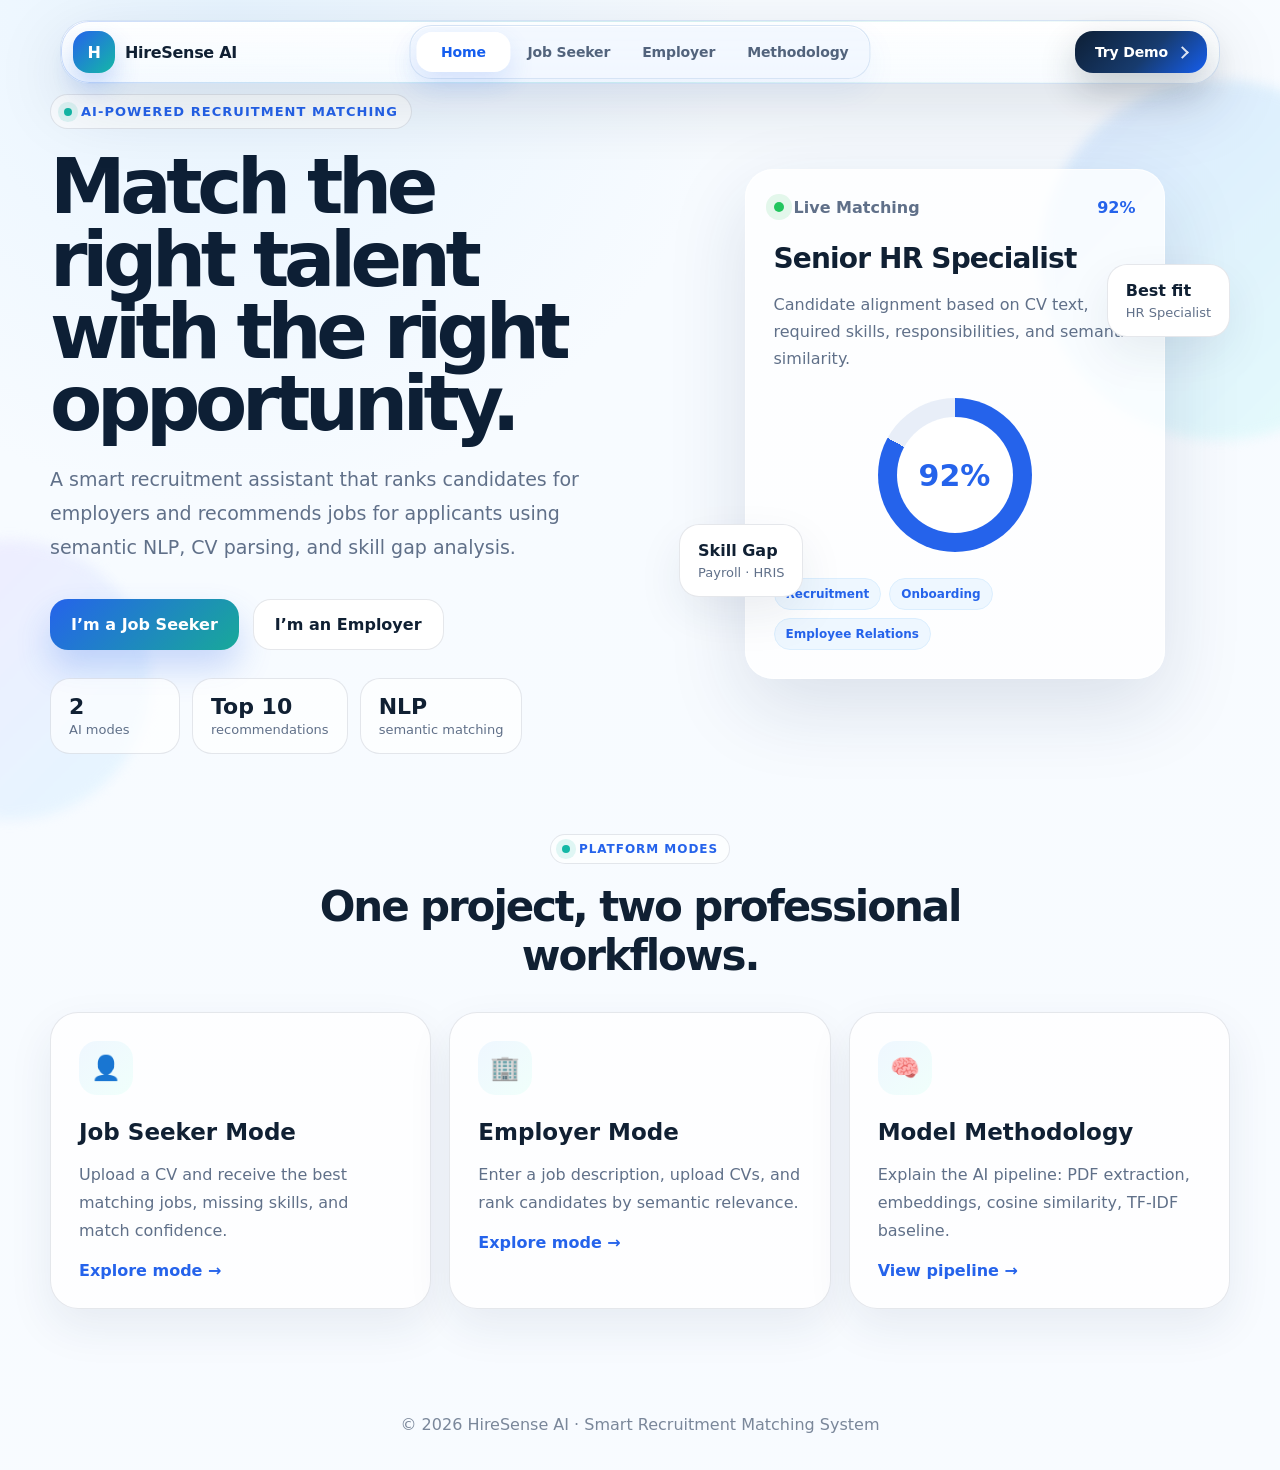
<file: frontend/index.html>
<!DOCTYPE html>
<html lang="en">
<head>
  <meta charset="UTF-8" />
  <meta name="viewport" content="width=device-width, initial-scale=1.0" />
  <title>HireSense AI | Smart Recruitment Platform</title>
  <link rel="stylesheet" href="styles.css" />
</head>
<body>
  <div class="orb orb-one"></div><div class="orb orb-two"></div>
  <header class="nav-shell">
    <a class="brand" href="index.html"><span class="brand-mark">H</span><span>HireSense AI</span></a>
    <nav class="nav-links">
      <a class="active" href="index.html">Home</a><a href="jobseeker.html">Job Seeker</a><a href="employer.html">Employer</a><a href="methodology.html">Methodology</a>
    </nav>
    <a class="nav-cta" href="jobseeker.html">Try Demo</a>
  </header>

  <main>
    <section class="hero grid-2">
      <div class="hero-copy reveal">
        <div class="eyebrow"><span></span> AI-powered recruitment matching</div>
        <h1>Match the right talent with the right opportunity.</h1>
        <p class="lead">A smart recruitment assistant that ranks candidates for employers and recommends jobs for applicants using semantic NLP, CV parsing, and skill gap analysis.</p>
        <div class="hero-actions">
          <a class="btn primary" href="jobseeker.html">I’m a Job Seeker</a>
          <a class="btn secondary" href="employer.html">I’m an Employer</a>
        </div>
        <div class="metrics-row">
          <div><strong>2</strong><span>AI modes</span></div>
          <div><strong>Top 10</strong><span>recommendations</span></div>
          <div><strong>NLP</strong><span>semantic matching</span></div>
        </div>
      </div>
      <div class="hero-visual reveal delay-1">
        <div class="glass-card match-card floating">
          <div class="card-top"><span class="status-dot"></span><span>Live Matching</span><b>92%</b></div>
          <h3>Senior HR Specialist</h3>
          <p>Candidate alignment based on CV text, required skills, responsibilities, and semantic similarity.</p>
          <div class="score-ring"><span>92%</span></div>
          <div class="chips"><span>Recruitment</span><span>Onboarding</span><span>Employee Relations</span></div>
        </div>
        <div class="mini-panel panel-left"><b>Skill Gap</b><span>Payroll · HRIS</span></div>
        <div class="mini-panel panel-right"><b>Best fit</b><span>HR Specialist</span></div>
      </div>
    </section>

    <section class="section reveal">
      <div class="section-heading">
        <span class="eyebrow compact"><span></span> platform modes</span>
        <h2>One project, two professional workflows.</h2>
      </div>
      <div class="feature-grid">
        <a class="feature-card" href="jobseeker.html">
          <div class="icon-box">👤</div><h3>Job Seeker Mode</h3><p>Upload a CV and receive the best matching jobs, missing skills, and match confidence.</p><span>Explore mode →</span>
        </a>
        <a class="feature-card" href="employer.html">
          <div class="icon-box">🏢</div><h3>Employer Mode</h3><p>Enter a job description, upload CVs, and rank candidates by semantic relevance.</p><span>Explore mode →</span>
        </a>
        <a class="feature-card" href="methodology.html">
          <div class="icon-box">🧠</div><h3>Model Methodology</h3><p>Explain the AI pipeline: PDF extraction, embeddings, cosine similarity, TF-IDF baseline.</p><span>View pipeline →</span>
        </a>
      </div>
    </section>

  </main>

  <footer>© 2026 HireSense AI · Smart Recruitment Matching System</footer>
  <script src="script.js"></script>
</body>
</html>
</file>
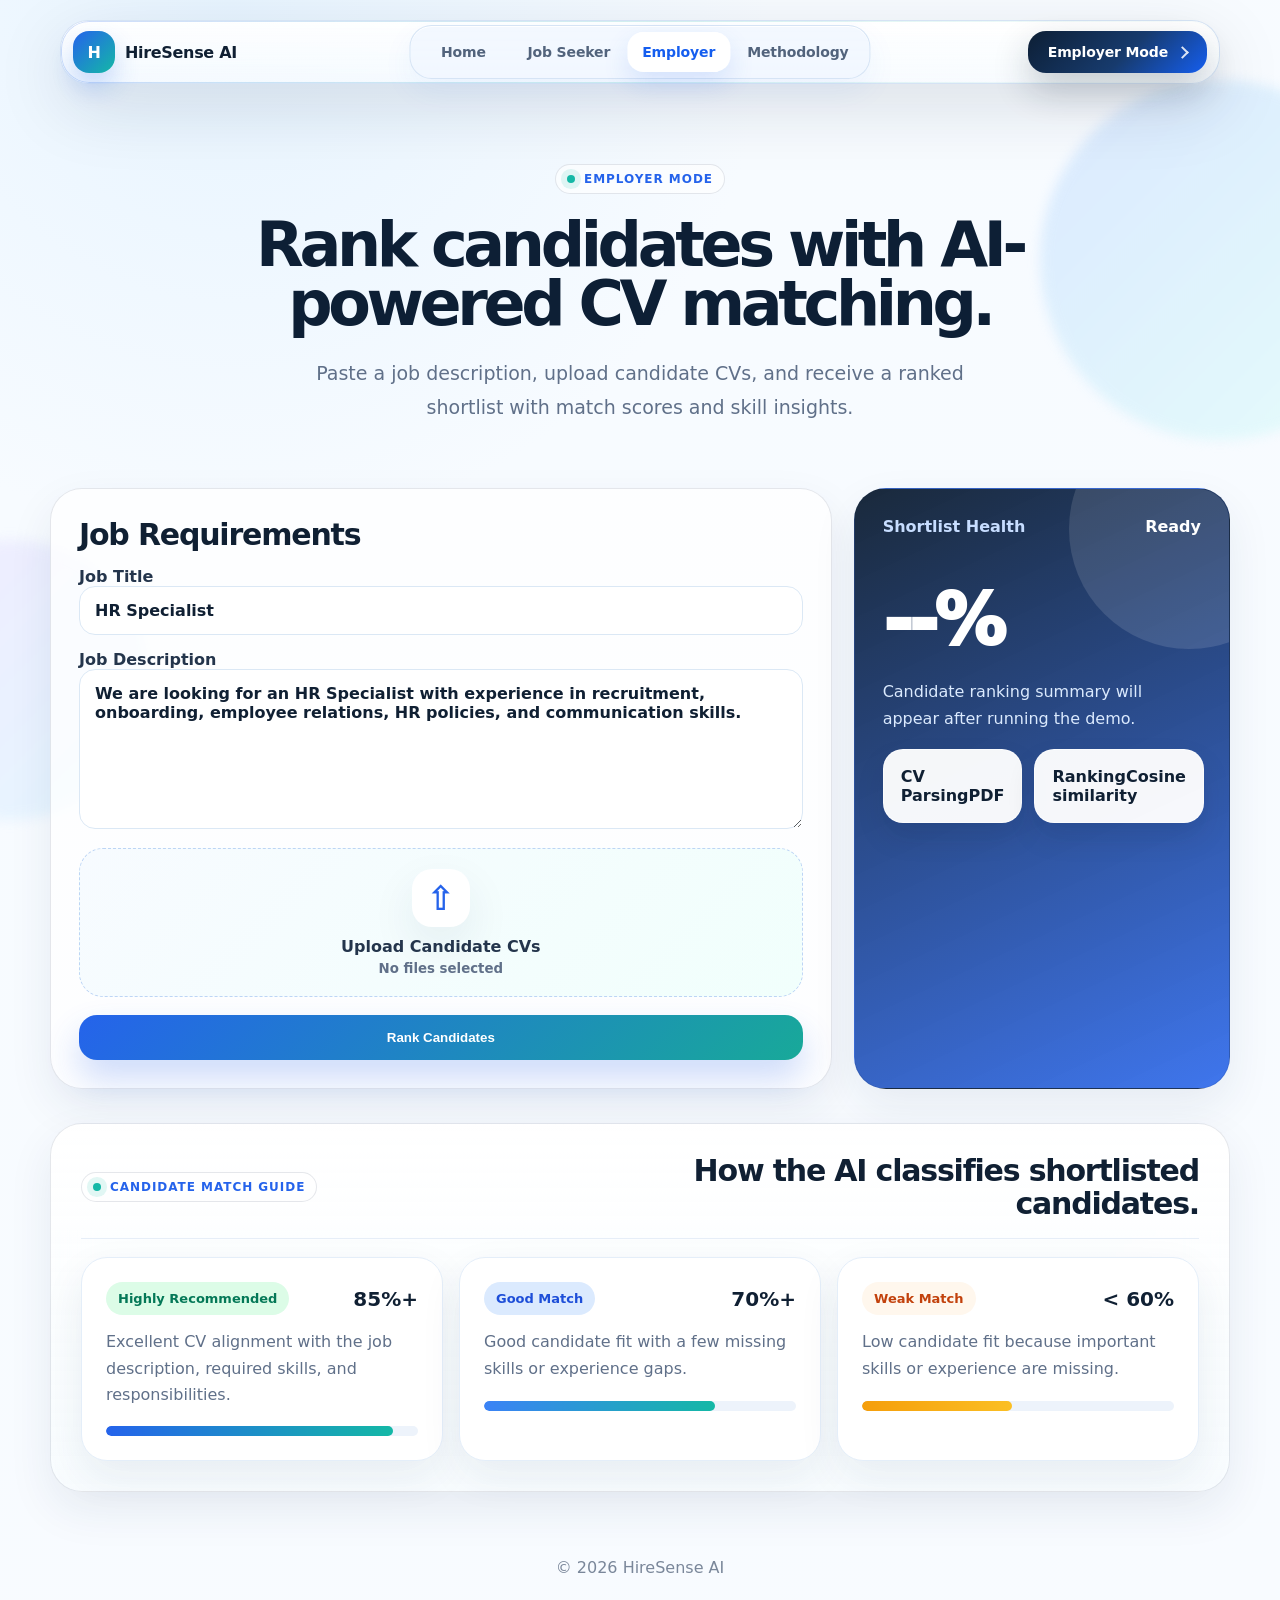
<file: frontend/employer.html>
<!DOCTYPE html>
<html lang="en">
<head><meta charset="UTF-8" /><meta name="viewport" content="width=device-width, initial-scale=1.0" /><title>Employer | HireSense AI</title><link rel="stylesheet" href="styles.css" /></head>
<body>
  <div class="orb orb-one"></div><div class="orb orb-two"></div>
  <header class="nav-shell"><a class="brand" href="index.html"><span class="brand-mark">H</span><span>HireSense AI</span></a><nav class="nav-links"><a href="index.html">Home</a><a href="jobseeker.html">Job Seeker</a><a class="active" href="employer.html">Employer</a><a href="methodology.html">Methodology</a></nav><a class="nav-cta" href="#employerDemo">Employer Mode</a></header>
  <main>
    <section class="page-hero reveal"><span class="eyebrow compact"><span></span> employer mode</span><h1>Rank candidates with AI-powered CV matching.</h1><p>Paste a job description, upload candidate CVs, and receive a ranked shortlist with match scores and skill insights.</p></section>
    <section class="workspace-grid employer-layout reveal delay-1" id="employerDemo">
      <form class="control-panel wide" id="employerForm"><h2>Job Requirements</h2><label>Job Title<input type="text" placeholder="e.g. HR Specialist" value="HR Specialist" /></label><label>Job Description<textarea placeholder="Paste the job description here...">We are looking for an HR Specialist with experience in recruitment, onboarding, employee relations, HR policies, and communication skills.</textarea></label><label class="upload-box compact-upload"><input id="multiCvs" type="file" accept="application/pdf" multiple /><span class="upload-icon">⇧</span><b>Upload Candidate CVs</b><small id="multiFileName">No files selected</small></label><button class="btn primary full" type="submit">Rank Candidates</button></form>
      <aside class="insight-panel"><div class="insight-header"><span>Shortlist Health</span><b id="candidateStatus">Ready</b></div><div class="big-score" id="candidateScore">--%</div><p id="candidateSummary">Candidate ranking summary will appear after running the demo.</p><div class="mini-stat-grid"><div><b>CV Parsing</b><span>PDF</span></div><div><b>Ranking</b><span>Cosine similarity</span></div></div></aside>
    </section>
    <section class="match-guide-section employer-guide reveal delay-1" aria-label="Candidate match categories guide">
      <div class="match-guide-head">
        <span class="eyebrow compact"><span></span> candidate match guide</span>
        <h2>How the AI classifies shortlisted candidates.</h2>
      </div>
      <div class="match-guide-grid">
        <article class="match-guide-card">
          <div class="guide-top"><span class="guide-badge green">Highly Recommended</span><strong>85%+</strong></div>
          <p>Excellent CV alignment with the job description, required skills, and responsibilities.</p>
          <div class="progress-track"><span class="progress-fill high"></span></div>
        </article>
        <article class="match-guide-card">
          <div class="guide-top"><span class="guide-badge blue">Good Match</span><strong>70%+</strong></div>
          <p>Good candidate fit with a few missing skills or experience gaps.</p>
          <div class="progress-track"><span class="progress-fill good"></span></div>
        </article>
        <article class="match-guide-card">
          <div class="guide-top"><span class="guide-badge amber">Weak Match</span><strong>&lt; 60%</strong></div>
          <p>Low candidate fit because important skills or experience are missing.</p>
          <div class="progress-track"><span class="progress-fill weak"></span></div>
        </article>
      </div>
    </section>
    <section class="results-shell hidden" id="candidateResults"><div class="results-head"><h2>Ranked Candidates</h2><span>Demo results</span></div><div class="cards-list" id="candidateList"></div></section>
  </main><footer>© 2026 HireSense AI</footer><script src="script.js"></script>
</body></html>
</file>
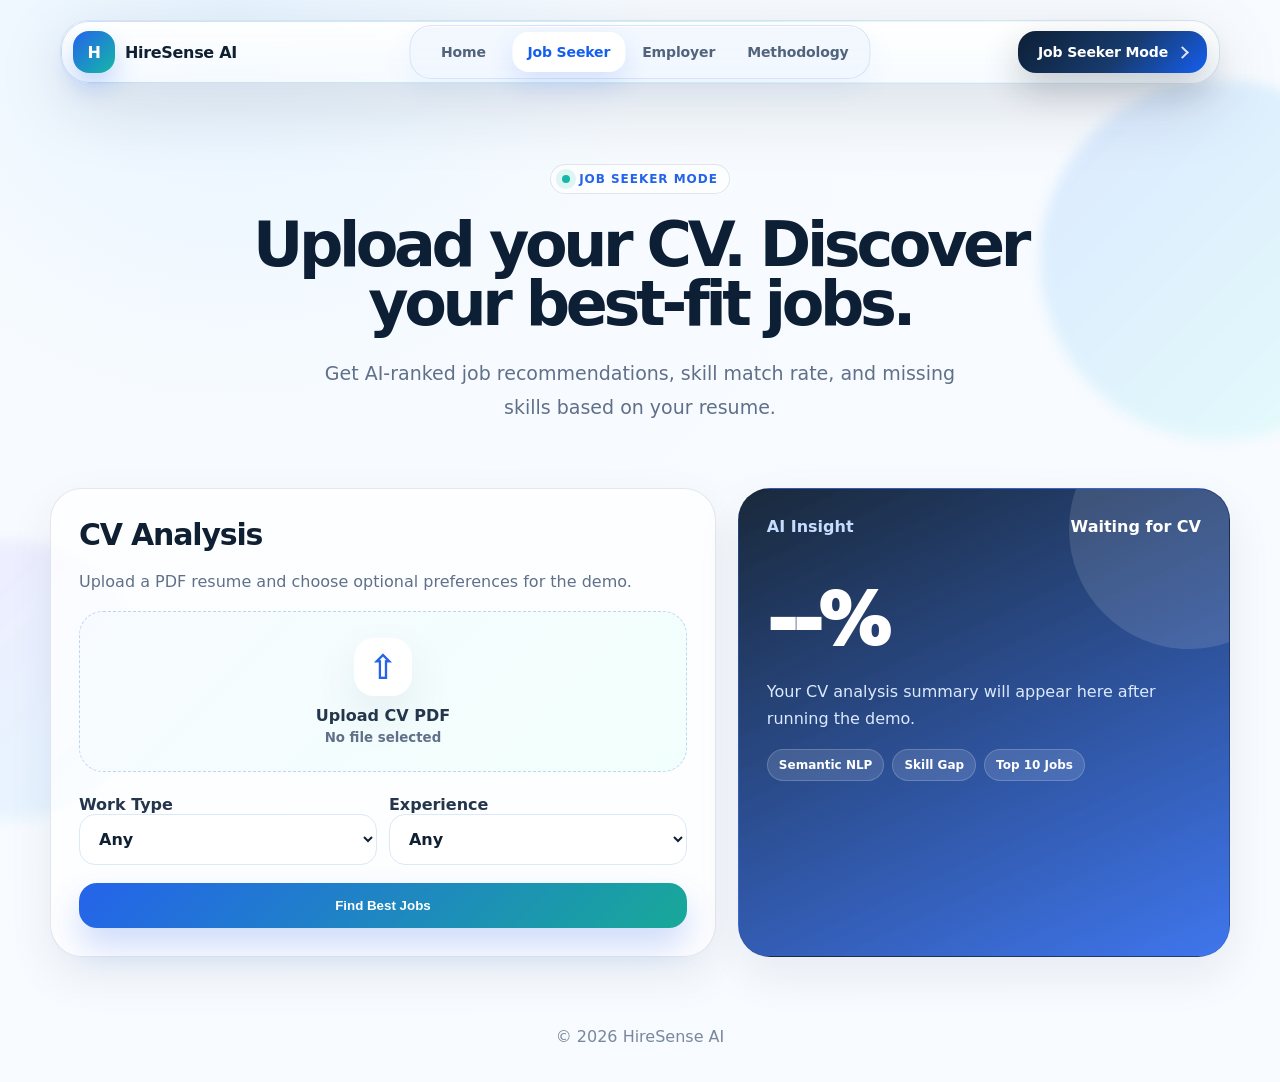
<file: frontend/jobseeker.html>
<!DOCTYPE html>
<html lang="en">
<head><meta charset="UTF-8" /><meta name="viewport" content="width=device-width, initial-scale=1.0" /><title>Job Seeker | HireSense AI</title><link rel="stylesheet" href="styles.css" /></head>
<body>
  <div class="orb orb-one"></div><div class="orb orb-two"></div>
  <header class="nav-shell"><a class="brand" href="index.html"><span class="brand-mark">H</span><span>HireSense AI</span></a><nav class="nav-links"><a href="index.html">Home</a><a class="active" href="jobseeker.html">Job Seeker</a><a href="employer.html">Employer</a><a href="methodology.html">Methodology</a></nav><a class="nav-cta" href="#jobseekerDemo">Job Seeker Mode</a></header>
  <main>
    <section class="page-hero reveal"><span class="eyebrow compact"><span></span> job seeker mode</span><h1>Upload your CV. Discover your best-fit jobs.</h1><p>Get AI-ranked job recommendations, skill match rate, and missing skills based on your resume.</p></section>
    <section class="workspace-grid reveal delay-1" id="jobseekerDemo">
      <form class="control-panel" id="jobseekerForm">
        <h2>CV Analysis</h2><p>Upload a PDF resume and choose optional preferences for the demo.</p>
        <label class="upload-box"><input id="cvFile" type="file" accept="application/pdf" /><span class="upload-icon">⇧</span><b>Upload CV PDF</b><small id="cvFileName">No file selected</small></label>
        <div class="form-grid"><label>Work Type<select><option>Any</option><option>Remote</option><option>Hybrid</option><option>Onsite</option></select></label><label>Experience<select><option>Any</option><option>Entry Level</option><option>Mid Level</option><option>Senior</option></select></label></div>
        <button class="btn primary full" type="submit">Find Best Jobs</button>
      </form>
      <aside class="insight-panel"><div class="insight-header"><span>AI Insight</span><b id="bestTitle">Waiting for CV</b></div><div class="big-score" id="jobScore">--%</div><p id="jobSummary">Your CV analysis summary will appear here after running the demo.</p><div class="chips"><span>Semantic NLP</span><span>Skill Gap</span><span>Top 10 Jobs</span></div></aside>
    </section>
    <section class="results-shell hidden" id="jobResults"><div class="results-head"><h2>Recommended Jobs</h2><span>Demo results</span></div><div class="table-wrap"><table><thead><tr><th>Rank</th><th>Job Title</th><th>Company</th><th>Match</th><th>Required Skills</th><th>Missing Skills</th></tr></thead><tbody id="jobTable"></tbody></table></div></section>
  </main><footer>© 2026 HireSense AI</footer><script src="script.js"></script>
</body></html>
</file>
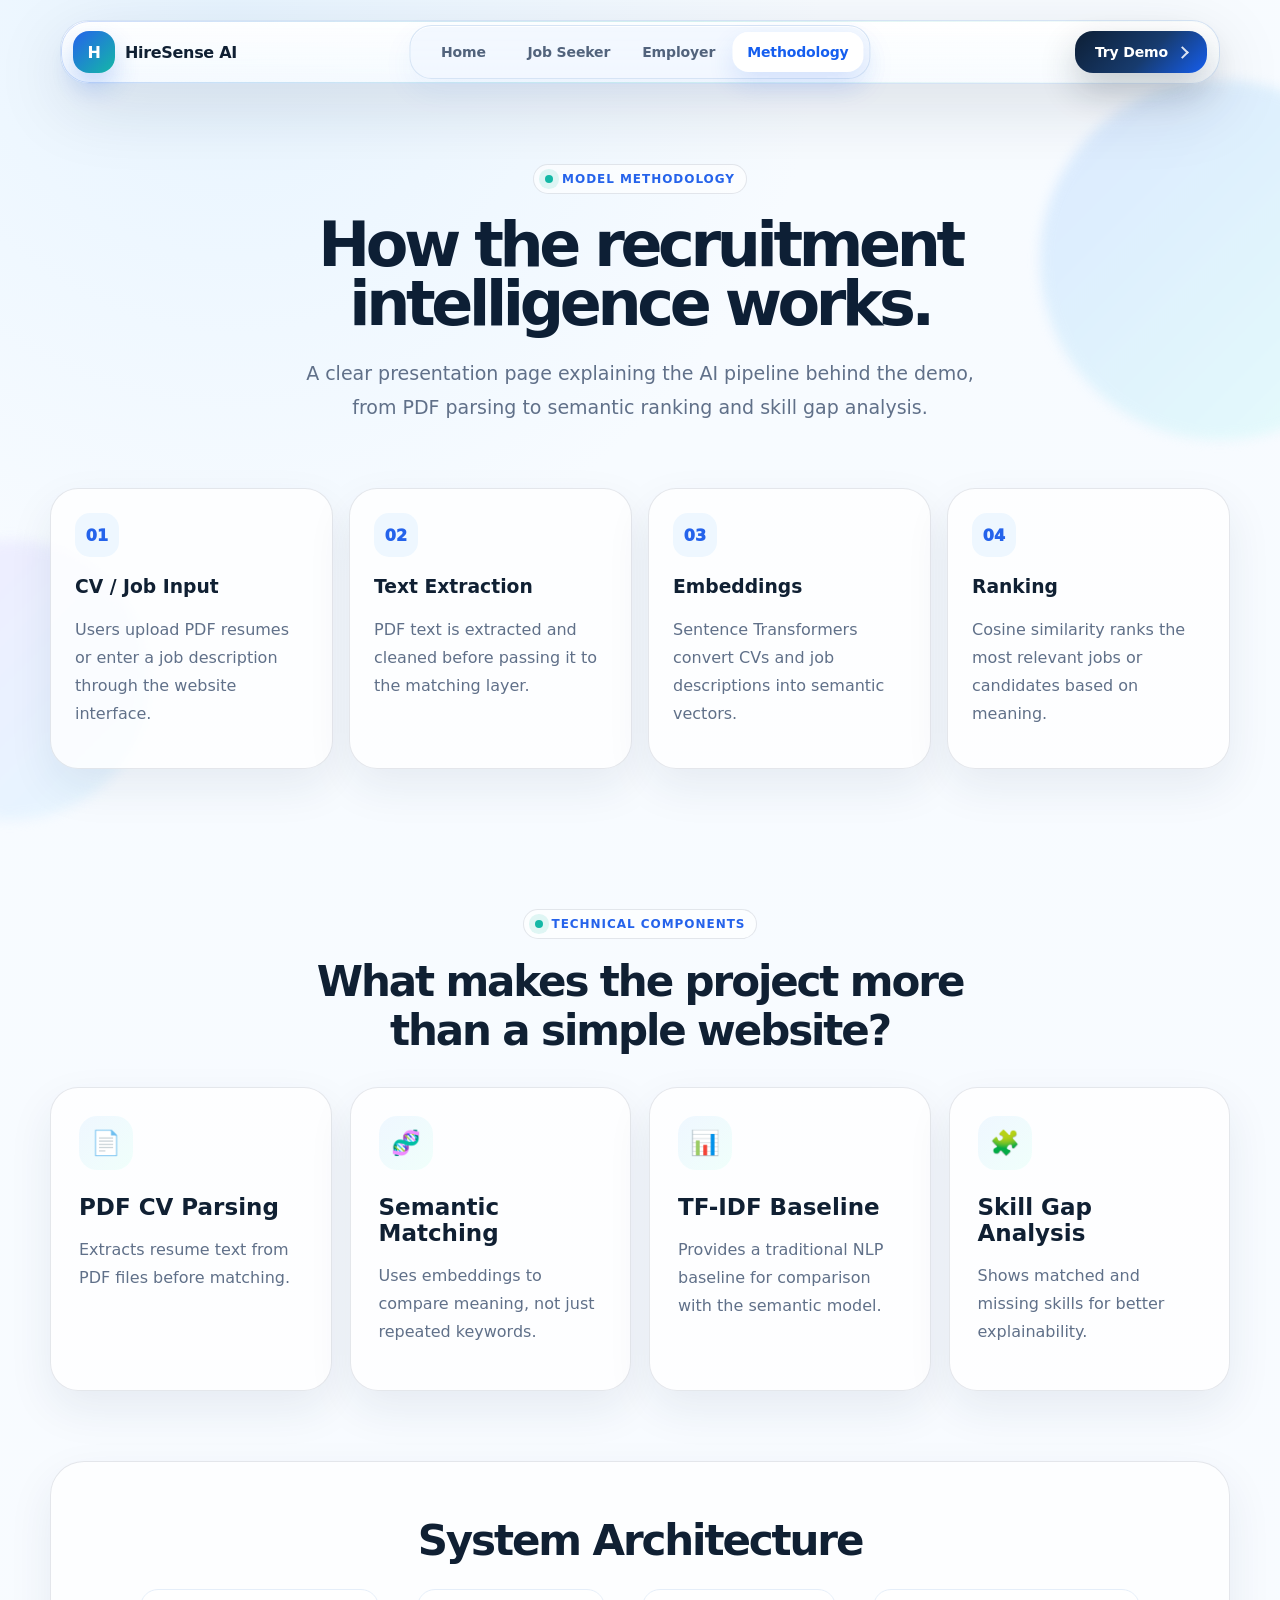
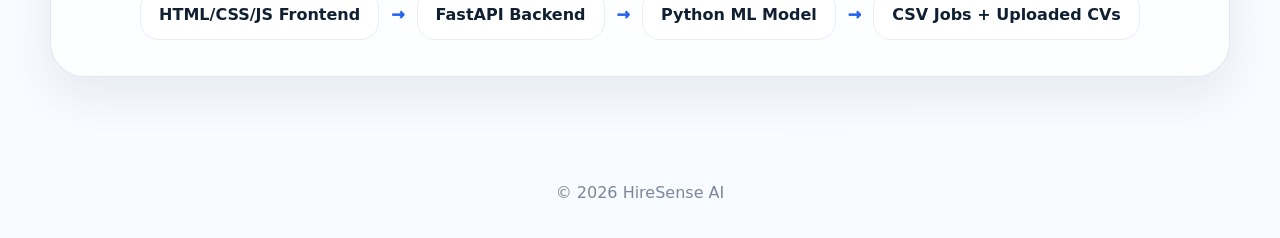
<file: frontend/methodology.html>
<!DOCTYPE html>
<html lang="en">
<head><meta charset="UTF-8" /><meta name="viewport" content="width=device-width, initial-scale=1.0" /><title>Methodology | HireSense AI</title><link rel="stylesheet" href="styles.css" /></head>
<body>
  <div class="orb orb-one"></div><div class="orb orb-two"></div>
  <header class="nav-shell"><a class="brand" href="index.html"><span class="brand-mark">H</span><span>HireSense AI</span></a><nav class="nav-links"><a href="index.html">Home</a><a href="jobseeker.html">Job Seeker</a><a href="employer.html">Employer</a><a class="active" href="methodology.html">Methodology</a></nav><a class="nav-cta" href="jobseeker.html">Try Demo</a></header>
  <main>
    <section class="page-hero reveal"><span class="eyebrow compact"><span></span> model methodology</span><h1>How the recruitment intelligence works.</h1><p>A clear presentation page explaining the AI pipeline behind the demo, from PDF parsing to semantic ranking and skill gap analysis.</p></section>
    <section class="pipeline reveal delay-1"><div class="pipeline-step"><span>01</span><h3>CV / Job Input</h3><p>Users upload PDF resumes or enter a job description through the website interface.</p></div><div class="pipeline-step"><span>02</span><h3>Text Extraction</h3><p>PDF text is extracted and cleaned before passing it to the matching layer.</p></div><div class="pipeline-step"><span>03</span><h3>Embeddings</h3><p>Sentence Transformers convert CVs and job descriptions into semantic vectors.</p></div><div class="pipeline-step"><span>04</span><h3>Ranking</h3><p>Cosine similarity ranks the most relevant jobs or candidates based on meaning.</p></div></section>
    <section class="section reveal"><div class="section-heading"><span class="eyebrow compact"><span></span> technical components</span><h2>What makes the project more than a simple website?</h2></div><div class="feature-grid methodology-grid"><div class="feature-card"><div class="icon-box">📄</div><h3>PDF CV Parsing</h3><p>Extracts resume text from PDF files before matching.</p></div><div class="feature-card"><div class="icon-box">🧬</div><h3>Semantic Matching</h3><p>Uses embeddings to compare meaning, not just repeated keywords.</p></div><div class="feature-card"><div class="icon-box">📊</div><h3>TF-IDF Baseline</h3><p>Provides a traditional NLP baseline for comparison with the semantic model.</p></div><div class="feature-card"><div class="icon-box">🧩</div><h3>Skill Gap Analysis</h3><p>Shows matched and missing skills for better explainability.</p></div></div></section>
    <section class="architecture-card reveal"><h2>System Architecture</h2><div class="architecture-flow"><span>HTML/CSS/JS Frontend</span><i>→</i><span>FastAPI Backend</span><i>→</i><span>Python ML Model</span><i>→</i><span>CSV Jobs + Uploaded CVs</span></div></section>
  </main><footer>© 2026 HireSense AI</footer><script src="script.js"></script>
</body></html>
</file>
<file: frontend/styles.css>
:root{--bg:#f7fbff;--surface:rgba(255,255,255,.78);--surface-solid:#fff;--ink:#102033;--muted:#607089;--line:rgba(18,40,76,.11);--primary:#2563eb;--primary-2:#14b8a6;--primary-3:#7c3aed;--soft:#eaf4ff;--shadow:0 28px 80px rgba(20,45,90,.13);--shadow-soft:0 18px 45px rgba(20,45,90,.08);--radius:28px}*{box-sizing:border-box}body{margin:0;font-family:Inter,ui-sans-serif,system-ui,-apple-system,Segoe UI,Arial,sans-serif;background:radial-gradient(circle at 18% 0%,#e7f4ff 0,#f7fbff 28%,#f8fbff 100%);color:var(--ink);min-height:100vh;overflow-x:hidden}.orb{position:fixed;border-radius:999px;filter:blur(6px);opacity:.6;z-index:-1}.orb-one{width:360px;height:360px;background:linear-gradient(135deg,#c7ddff,#d9fff8);top:80px;right:-120px}.orb-two{width:280px;height:280px;background:linear-gradient(135deg,#ece1ff,#d8f4ff);bottom:80px;left:-130px}.nav-shell{width:min(1180px,calc(100% - 36px));margin:22px auto 0;display:flex;align-items:center;justify-content:space-between;padding:12px 14px;border:1px solid var(--line);border-radius:24px;background:rgba(255,255,255,.68);backdrop-filter:blur(18px);box-shadow:var(--shadow-soft);position:sticky;top:16px;z-index:20}.brand{display:flex;align-items:center;gap:10px;text-decoration:none;color:var(--ink);font-weight:850;letter-spacing:-.02em}.brand-mark{width:40px;height:40px;display:grid;place-items:center;border-radius:14px;background:linear-gradient(135deg,var(--primary),var(--primary-2));color:white;box-shadow:0 12px 25px rgba(37,99,235,.24)}.nav-links{display:flex;gap:4px;align-items:center}.nav-links a,.nav-cta{text-decoration:none;color:var(--muted);font-weight:700;font-size:14px;padding:10px 14px;border-radius:14px}.nav-links a.active,.nav-links a:hover{background:#eef6ff;color:var(--primary)}.nav-cta{background:linear-gradient(135deg,#102033,#1b3f75);color:white;box-shadow:0 10px 24px rgba(16,32,51,.18)}main{width:min(1180px,calc(100% - 36px));margin:0 auto}.hero{min-height:680px;align-items:center}.grid-2{display:grid;grid-template-columns:1.03fr .97fr;gap:44px}.eyebrow{display:inline-flex;align-items:center;gap:9px;padding:9px 13px;border:1px solid var(--line);border-radius:999px;background:rgba(255,255,255,.62);color:var(--primary);font-size:13px;font-weight:850;text-transform:uppercase;letter-spacing:.08em}.eyebrow span{width:8px;height:8px;border-radius:999px;background:var(--primary-2);box-shadow:0 0 0 6px rgba(20,184,166,.12)}.compact{font-size:12px;padding:7px 11px}.hero h1,.page-hero h1{font-size:clamp(42px,6vw,76px);line-height:.95;letter-spacing:-.07em;margin:22px 0;color:#0d1f35}.lead,.page-hero p{font-size:19px;line-height:1.8;color:var(--muted);max-width:680px}.hero-actions{display:flex;gap:14px;margin:34px 0 28px}.btn{border:none;text-decoration:none;border-radius:18px;padding:15px 21px;font-weight:850;cursor:pointer;display:inline-flex;align-items:center;justify-content:center;transition:.25s ease}.btn.primary{background:linear-gradient(135deg,var(--primary),#18a999);color:white;box-shadow:0 18px 34px rgba(37,99,235,.23)}.btn.secondary{background:white;color:var(--ink);border:1px solid var(--line)}.btn:hover{transform:translateY(-2px)}.full{width:100%;margin-top:10px}.metrics-row{display:flex;gap:12px;flex-wrap:wrap}.metrics-row div{padding:15px 18px;border-radius:20px;background:rgba(255,255,255,.66);border:1px solid var(--line);min-width:130px}.metrics-row strong{display:block;font-size:22px}.metrics-row span{color:var(--muted);font-size:13px}.hero-visual{position:relative;min-height:500px;display:grid;place-items:center}.glass-card{background:rgba(255,255,255,.77);border:1px solid rgba(255,255,255,.78);box-shadow:var(--shadow);backdrop-filter:blur(22px);border-radius:var(--radius)}.match-card{width:min(420px,100%);padding:28px}.card-top{display:flex;align-items:center;gap:10px;color:var(--muted);font-weight:800}.card-top b{margin-left:auto;color:var(--primary)}.status-dot{width:10px;height:10px;border-radius:999px;background:#22c55e;box-shadow:0 0 0 8px rgba(34,197,94,.12)}.match-card h3{font-size:28px;margin:25px 0 8px;letter-spacing:-.03em}.match-card p{color:var(--muted);line-height:1.7}.score-ring{width:154px;height:154px;margin:26px auto;border-radius:999px;background:conic-gradient(var(--primary) 0 83%,#e8eef8 83% 100%);display:grid;place-items:center}.score-ring span{width:116px;height:116px;border-radius:999px;background:white;display:grid;place-items:center;font-weight:900;font-size:30px;color:var(--primary)}.chips{display:flex;gap:8px;flex-wrap:wrap}.chips span{background:#eef7ff;border:1px solid #dbeefe;color:#2563eb;border-radius:999px;padding:8px 11px;font-size:12px;font-weight:800}.mini-panel{position:absolute;background:white;border:1px solid var(--line);border-radius:20px;padding:16px 18px;box-shadow:var(--shadow-soft)}.mini-panel b,.mini-panel span{display:block}.mini-panel span{color:var(--muted);font-size:13px;margin-top:5px}.panel-left{left:0;bottom:82px}.panel-right{right:0;top:95px}.floating{animation:float 5s ease-in-out infinite}@keyframes float{0%,100%{transform:translateY(0)}50%{transform:translateY(-14px)}}.section{padding:70px 0}.section-heading{text-align:center;max-width:720px;margin:0 auto 32px}.section-heading h2,.split-card h2,.architecture-card h2{font-size:42px;letter-spacing:-.05em;margin:18px 0 0}.feature-grid{display:grid;grid-template-columns:repeat(3,1fr);gap:18px}.feature-card{display:block;text-decoration:none;color:var(--ink);background:var(--surface);border:1px solid var(--line);border-radius:28px;padding:28px;box-shadow:var(--shadow-soft);transition:.25s}.feature-card:hover{transform:translateY(-6px);box-shadow:var(--shadow)}.icon-box{width:54px;height:54px;border-radius:18px;display:grid;place-items:center;background:linear-gradient(135deg,#eff7ff,#f0fffb);font-size:24px}.feature-card h3{font-size:23px;margin:24px 0 10px}.feature-card p,.split-card p,.pipeline-step p{color:var(--muted);line-height:1.75}.feature-card span{color:var(--primary);font-weight:900}.split-card,.architecture-card{background:rgba(255,255,255,.74);border:1px solid var(--line);border-radius:34px;padding:36px;box-shadow:var(--shadow-soft);display:grid;grid-template-columns:1fr 1fr;gap:28px;margin-bottom:70px}.stack-list{display:grid;gap:13px}.stack-list div,.mini-stat-grid div{background:#f4f9ff;border:1px solid #e3eefb;border-radius:20px;padding:17px}.stack-list b,.stack-list span{display:block}.stack-list span,.mini-stat-grid span{color:var(--muted);margin-top:5px}footer{text-align:center;color:#7a879a;padding:36px}.page-hero{padding:80px 0 30px;text-align:center}.page-hero .eyebrow{margin:auto}.page-hero h1{font-size:clamp(38px,5vw,62px);max-width:900px;margin-left:auto;margin-right:auto}.page-hero p{margin:0 auto}.workspace-grid{display:grid;grid-template-columns:1.15fr .85fr;gap:22px;align-items:stretch;margin:34px 0}.control-panel,.insight-panel,.results-shell{background:rgba(255,255,255,.76);border:1px solid var(--line);border-radius:32px;padding:28px;box-shadow:var(--shadow-soft);backdrop-filter:blur(18px)}.control-panel h2{font-size:30px;margin:0 0 8px;letter-spacing:-.04em}.control-panel p{color:var(--muted);line-height:1.7}label{display:block;font-weight:850;color:#24354c;margin:15px 0 8px}input,select,textarea{width:100%;border:1px solid #dbe8f5;border-radius:16px;padding:14px 15px;font:inherit;background:white;color:var(--ink);outline:none}textarea{min-height:160px;resize:vertical}.form-grid,.mini-stat-grid{display:grid;grid-template-columns:1fr 1fr;gap:12px}.upload-box{border:1.5px dashed #bdd5f5;border-radius:24px;background:linear-gradient(135deg,#f7fbff,#f1fffc);padding:26px;display:grid;place-items:center;text-align:center;cursor:pointer}.upload-box input{display:none}.upload-icon{width:58px;height:58px;border-radius:20px;background:white;display:grid;place-items:center;color:var(--primary);font-size:34px;box-shadow:var(--shadow-soft);margin-bottom:10px}.upload-box small{color:var(--muted);margin-top:5px}.compact-upload{padding:20px}.insight-panel{background:linear-gradient(155deg,rgba(16,32,51,.96),rgba(37,99,235,.88));color:white;position:relative;overflow:hidden}.insight-panel:before{content:"";position:absolute;width:240px;height:240px;border-radius:999px;background:rgba(255,255,255,.12);right:-80px;top:-80px}.insight-header{display:flex;justify-content:space-between;gap:16px;position:relative}.insight-header span{color:#c7ddff;font-weight:800}.big-score{font-size:72px;font-weight:950;letter-spacing:-.06em;margin:42px 0 12px;position:relative}.insight-panel p{color:#dbeafe;line-height:1.7;position:relative}.insight-panel .chips span{background:rgba(255,255,255,.12);border-color:rgba(255,255,255,.18);color:white}.wide{grid-column:auto}.employer-layout{grid-template-columns:1.35fr .65fr}.hidden{display:none}.results-shell{margin:28px 0 80px;padding:0;overflow:hidden}.results-head{display:flex;justify-content:space-between;align-items:center;padding:24px 28px;border-bottom:1px solid var(--line)}.results-head h2{margin:0;font-size:28px}.results-head span{background:#eef7ff;color:var(--primary);border-radius:999px;padding:8px 12px;font-weight:900;font-size:12px}.table-wrap{overflow:auto}table{width:100%;border-collapse:collapse;background:white}th,td{text-align:left;padding:18px;border-bottom:1px solid #eef2f7;vertical-align:top}th{font-size:12px;text-transform:uppercase;letter-spacing:.08em;color:#66748a;background:#f7fbff}td{color:#20324a}.match-pill{display:inline-flex;background:#ecfdf5;color:#047857;border-radius:999px;padding:7px 10px;font-weight:900}.danger-pill{background:#fff1f2;color:#be123c;border-radius:999px;padding:7px 10px;font-weight:800;display:inline-flex}.cards-list{display:grid;gap:14px;padding:22px}.candidate-card{display:grid;grid-template-columns:auto 1fr auto;gap:18px;align-items:center;background:white;border:1px solid #eef2f7;border-radius:24px;padding:20px}.rank-badge{width:46px;height:46px;border-radius:16px;background:linear-gradient(135deg,var(--primary),var(--primary-2));display:grid;place-items:center;color:white;font-weight:950}.candidate-card h3{margin:0 0 7px}.candidate-card p{margin:0;color:var(--muted)}.recommend{font-weight:950;border-radius:999px;padding:10px 13px}.recommend.high{background:#ecfdf5;color:#047857}.recommend.good{background:#eff6ff;color:#1d4ed8}.recommend.weak{background:#fff7ed;color:#c2410c}.pipeline{display:grid;grid-template-columns:repeat(4,1fr);gap:16px;margin:34px 0 70px}.pipeline-step{background:rgba(255,255,255,.77);border:1px solid var(--line);border-radius:28px;padding:24px;box-shadow:var(--shadow-soft)}.pipeline-step span{display:inline-grid;place-items:center;width:44px;height:44px;border-radius:15px;background:#eef7ff;color:var(--primary);font-weight:950}.methodology-grid{grid-template-columns:repeat(4,1fr)}.architecture-card{display:block;text-align:center}.architecture-flow{display:flex;align-items:center;justify-content:center;gap:12px;flex-wrap:wrap;margin-top:24px}.architecture-flow span{background:white;border:1px solid #e5eef9;border-radius:18px;padding:15px 18px;font-weight:850}.architecture-flow i{color:var(--primary);font-style:normal;font-weight:950}.reveal{opacity:0;transform:translateY(18px);animation:reveal .75s ease forwards}.delay-1{animation-delay:.15s}@keyframes reveal{to{opacity:1;transform:none}}@media(max-width:900px){.nav-shell{flex-wrap:wrap;gap:12px}.nav-links{order:3;width:100%;justify-content:center;flex-wrap:wrap}.grid-2,.workspace-grid,.employer-layout,.split-card{grid-template-columns:1fr}.hero{padding:64px 0;min-height:auto}.hero-visual{min-height:430px}.feature-grid,.pipeline,.methodology-grid{grid-template-columns:1fr}.candidate-card{grid-template-columns:1fr}.panel-left,.panel-right{display:none}.form-grid{grid-template-columns:1fr}.section-heading h2,.split-card h2{font-size:34px}.nav-cta{display:none}}

/* Fix insight mini-stat readability */
.insight-panel .mini-stat-grid div{
  background:rgba(255,255,255,.94);
  border-color:rgba(255,255,255,.55);
  box-shadow:0 14px 28px rgba(7,23,48,.12);
}
.insight-panel .mini-stat-grid b{
  color:var(--primary);
  font-weight:950;
}
.insight-panel .mini-stat-grid span{
  color:#24354c;
  font-weight:750;
}

/* Final polish: premium navbar */
.nav-shell{
  padding:10px 12px;
  border-radius:26px;
  background:rgba(255,255,255,.82);
  box-shadow:0 22px 60px rgba(20,45,90,.12);
}
.brand{
  min-width:210px;
}
.nav-links{
  background:#f3f8ff;
  border:1px solid #e2edf9;
  padding:5px;
  border-radius:18px;
  box-shadow:inset 0 1px 0 rgba(255,255,255,.75);
}
.nav-links a{
  padding:11px 16px;
  border-radius:13px;
  transition:.22s ease;
}
.nav-links a.active{
  background:white;
  color:var(--primary);
  box-shadow:0 10px 24px rgba(37,99,235,.12);
}
.nav-links a:hover{
  background:white;
  box-shadow:0 8px 18px rgba(37,99,235,.08);
}
.nav-cta{
  border-radius:16px;
  padding:12px 18px;
  background:linear-gradient(135deg,#102033,#173a6d);
  box-shadow:0 16px 32px rgba(16,32,51,.2);
}
.nav-cta:hover{
  transform:translateY(-1px);
  box-shadow:0 20px 38px rgba(16,32,51,.24);
}

/* Final polish: readable insight cards */
.insight-panel .mini-stat-grid div{
  background:rgba(255,255,255,.96);
  border:1px solid rgba(255,255,255,.65);
  box-shadow:0 14px 28px rgba(7,23,48,.12);
}
.insight-panel .mini-stat-grid b,
.insight-panel .mini-stat-grid span{
  color:#102033;
  font-weight:850;
}
.insight-panel .mini-stat-grid span{
  font-weight:750;
}

/* Job seeker recommendation-level cards */
.match-guide-section{
  margin:18px 0 28px;
  background:rgba(255,255,255,.76);
  border:1px solid var(--line);
  border-radius:32px;
  padding:30px;
  box-shadow:var(--shadow-soft);
  backdrop-filter:blur(18px);
}
.match-guide-head{
  display:flex;
  align-items:center;
  justify-content:space-between;
  gap:18px;
  margin-bottom:18px;
}
.match-guide-head h2{
  margin:0;
  max-width:580px;
  font-size:30px;
  line-height:1.1;
  letter-spacing:-.04em;
  text-align:right;
}
.match-guide-grid{
  display:grid;
  grid-template-columns:repeat(3,1fr);
  gap:16px;
}
.match-guide-card{
  background:#fff;
  border:1px solid #e4eef9;
  border-radius:26px;
  padding:24px;
  box-shadow:0 16px 40px rgba(20,45,90,.08);
}
.guide-top{
  display:flex;
  align-items:center;
  justify-content:space-between;
  gap:12px;
  margin-bottom:14px;
}
.guide-top strong{
  font-size:20px;
  color:#102033;
}
.guide-badge{
  display:inline-flex;
  border-radius:999px;
  padding:9px 12px;
  font-size:13px;
  font-weight:900;
}
.guide-badge.green{background:#dcfce7;color:#047857;}
.guide-badge.blue{background:#dbeafe;color:#1d4ed8;}
.guide-badge.amber{background:#fff7ed;color:#c2410c;}
.match-guide-card p{
  color:var(--muted);
  line-height:1.65;
  min-height:54px;
  margin:0 0 18px;
}
.progress-track{
  width:100%;
  height:10px;
  background:#edf3fb;
  border-radius:999px;
  overflow:hidden;
}
.progress-fill{
  display:block;
  height:100%;
  border-radius:999px;
}
.progress-fill.high{width:92%;background:linear-gradient(90deg,var(--primary),var(--primary-2));}
.progress-fill.good{width:74%;background:linear-gradient(90deg,#3b82f6,#14b8a6);}
.progress-fill.weak{width:48%;background:linear-gradient(90deg,#f59e0b,#fbbf24);}

@media(max-width:900px){
  .brand{min-width:auto;}
  .nav-links{width:100%;justify-content:center;}
  .match-guide-head{display:block;}
  .match-guide-head h2{text-align:left;margin-top:16px;font-size:28px;}
  .match-guide-grid{grid-template-columns:1fr;}
}

/* V2: presentation-grade navbar */
.nav-shell{
  width:min(1160px,calc(100% - 40px));
  margin:20px auto 0;
  padding:10px 12px;
  border-radius:28px;
  background:linear-gradient(180deg,rgba(255,255,255,.92),rgba(247,251,255,.78));
  border:1px solid rgba(211,226,244,.95);
  box-shadow:0 22px 70px rgba(13,31,53,.13), inset 0 1px 0 rgba(255,255,255,.9);
}
.nav-shell::before{
  content:"";
  position:absolute;
  inset:0;
  border-radius:inherit;
  padding:1px;
  background:linear-gradient(135deg,rgba(37,99,235,.22),rgba(20,184,166,.18),rgba(255,255,255,0));
  -webkit-mask:linear-gradient(#000 0 0) content-box,linear-gradient(#000 0 0);
  -webkit-mask-composite:xor;
  mask-composite:exclude;
  pointer-events:none;
}
.brand{
  min-width:230px;
  font-size:16px;
  position:relative;
  z-index:1;
}
.brand-mark{
  width:42px;
  height:42px;
  border-radius:16px;
  box-shadow:0 14px 26px rgba(37,99,235,.24);
}
.nav-links{
  position:absolute;
  left:50%;
  transform:translateX(-50%);
  background:rgba(241,247,255,.82);
  border:1px solid rgba(213,228,245,.95);
  padding:6px;
  border-radius:22px;
  gap:2px;
  box-shadow:inset 0 1px 0 rgba(255,255,255,.95),0 12px 32px rgba(37,99,235,.06);
  z-index:1;
}
.nav-links a{
  min-width:94px;
  text-align:center;
  color:#52637c;
  padding:12px 15px;
  border-radius:16px;
  font-weight:850;
  letter-spacing:-.01em;
}
.nav-links a.active{
  background:#fff;
  color:#155eef;
  box-shadow:0 12px 26px rgba(37,99,235,.14), inset 0 1px 0 rgba(255,255,255,1);
}
.nav-links a:hover:not(.active){
  background:rgba(255,255,255,.7);
  color:#0f2a4d;
  box-shadow:none;
}
.nav-cta{
  position:relative;
  z-index:1;
  border-radius:18px;
  padding:13px 20px;
  background:linear-gradient(135deg,#0d1f35,#173b6e 55%,#155eef);
  color:#fff;
  box-shadow:0 16px 36px rgba(16,32,51,.24);
  letter-spacing:-.01em;
}
.nav-cta::after{
  content:"";
  display:inline-block;
  width:7px;
  height:7px;
  border-right:2px solid currentColor;
  border-top:2px solid currentColor;
  transform:rotate(45deg);
  margin-left:10px;
  opacity:.85;
}

/* V2: employer-only candidate guide */
.employer-guide{
  margin-top:26px;
  margin-bottom:30px;
  background:linear-gradient(180deg,rgba(255,255,255,.92),rgba(248,252,255,.82));
}
.employer-guide .match-guide-head{
  border-bottom:1px solid #e6eef8;
  padding-bottom:18px;
}
.employer-guide .match-guide-card{
  transition:.22s ease;
}
.employer-guide .match-guide-card:hover{
  transform:translateY(-4px);
  box-shadow:0 22px 54px rgba(20,45,90,.12);
}

@media(max-width:980px){
  .nav-shell{position:sticky;gap:12px;flex-wrap:wrap;}
  .brand{min-width:auto;}
  .nav-links{position:static;transform:none;order:3;width:100%;justify-content:center;flex-wrap:wrap;}
  .nav-links a{min-width:auto;}
}
</file>
